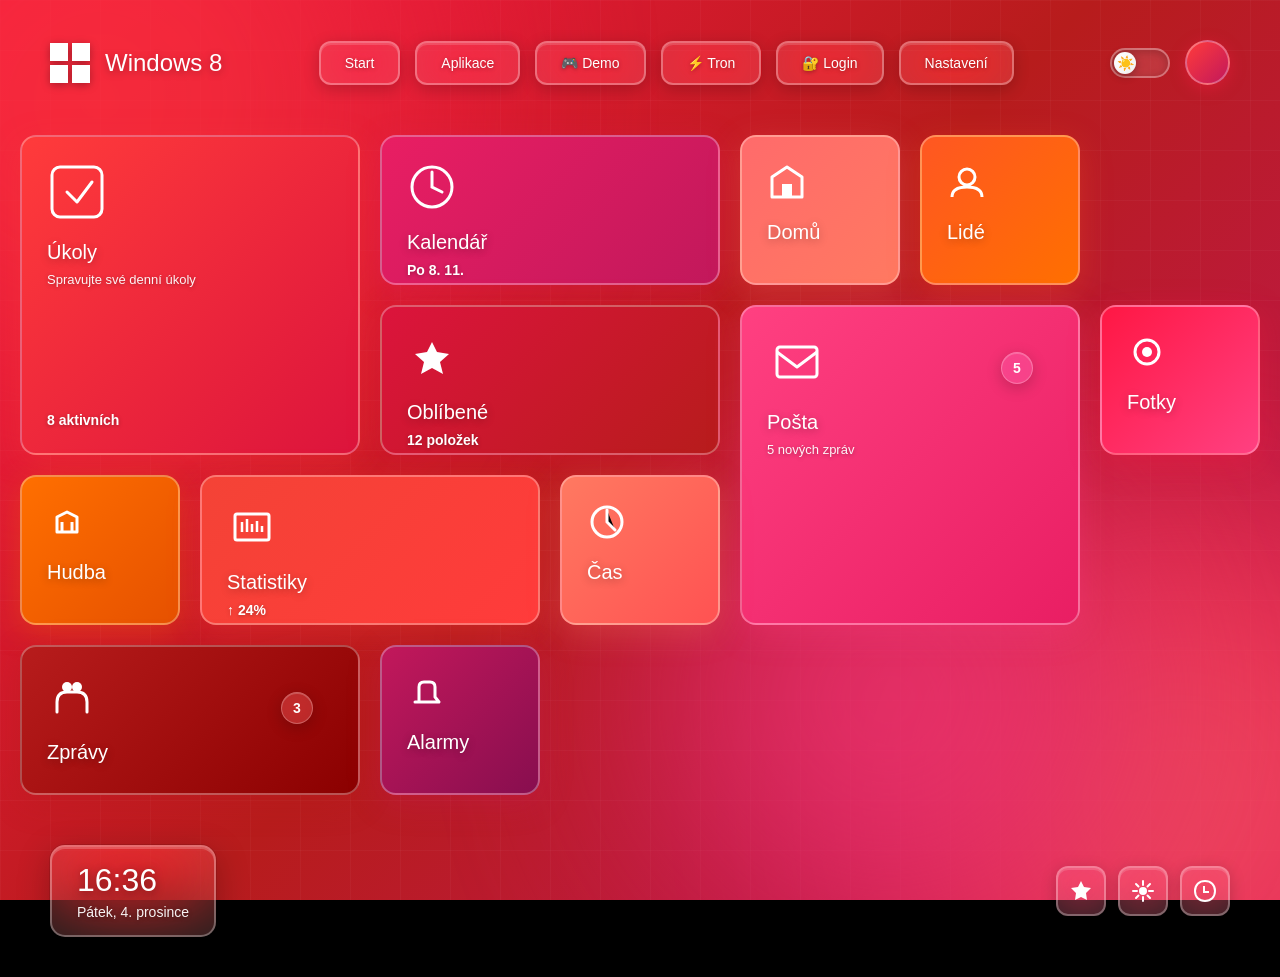
<file: index.html>
<!DOCTYPE html>
<html lang="cs">
<head>
    <meta charset="UTF-8">
    <meta name="viewport" content="width=device-width, initial-scale=1.0">
    <title>Windows 8 + Liquid Glass</title>
    <link rel="stylesheet" href="styles.css">
</head>
<body>
    <div class="background">
        <div class="gradient-orb orb-1"></div>
        <div class="gradient-orb orb-2"></div>
        <div class="gradient-orb orb-3"></div>
    </div>

    <div class="container">
        <header class="glass-header">
            <div class="logo">
                <svg width="40" height="40" viewBox="0 0 40 40">
                    <rect x="0" y="0" width="18" height="18" fill="currentColor"/>
                    <rect x="22" y="0" width="18" height="18" fill="currentColor"/>
                    <rect x="0" y="22" width="18" height="18" fill="currentColor"/>
                    <rect x="22" y="22" width="18" height="18" fill="currentColor"/>
                </svg>
                <span>Windows 8</span>
            </div>
            <nav>
                <a href="#" class="glass-button">Start</a>
                <a href="#" class="glass-button">Aplikace</a>
                <a href="demo/index.html" class="glass-button">🎮 Demo</a>
                <a href="tron/index.html" class="glass-button">⚡ Tron</a>
                <a href="tron/login.html" class="glass-button">🔐 Login</a>
                <a href="#" class="glass-button">Nastavení</a>
            </nav>
            <div class="user-info">
                <div class="dark-mode-toggle" id="darkModeToggle">
                    <div class="dark-mode-toggle-slider">
                        <span class="dark-mode-toggle-icon"></span>
                    </div>
                </div>
                <div class="avatar glass-element"></div>
            </div>
        </header>

        <main class="tiles-grid">
            <div class="tile large glass-tile tile-red">
                <div class="tile-content">
                    <div class="icon">
                        <svg width="60" height="60" viewBox="0 0 60 60">
                            <rect x="5" y="5" width="50" height="50" rx="8" fill="none" stroke="currentColor" stroke-width="3"/>
                            <path d="M20 30 L30 40 L45 20" stroke="currentColor" stroke-width="3" fill="none" stroke-linecap="round" stroke-linejoin="round"/>
                        </svg>
                    </div>
                    <h2>Úkoly</h2>
                    <p class="tile-description">Spravujte své denní úkoly</p>
                    <div class="live-info">8 aktivních</div>
                </div>
            </div>

            <div class="tile medium glass-tile tile-magenta">
                <div class="tile-content">
                    <div class="icon">
                        <svg width="50" height="50" viewBox="0 0 50 50">
                            <circle cx="25" cy="25" r="20" fill="none" stroke="currentColor" stroke-width="3"/>
                            <path d="M25 10 L25 25 L35 30" stroke="currentColor" stroke-width="3" fill="none" stroke-linecap="round"/>
                        </svg>
                    </div>
                    <h2>Kalendář</h2>
                    <div class="live-info">Po 8. 11.</div>
                </div>
            </div>

            <div class="tile small glass-tile tile-coral">
                <div class="tile-content">
                    <div class="icon">
                        <svg width="40" height="40" viewBox="0 0 40 40">
                            <path d="M5 35 L35 35 L35 15 L20 5 L5 15 Z" fill="none" stroke="currentColor" stroke-width="3" stroke-linejoin="round"/>
                            <rect x="15" y="22" width="10" height="13" fill="currentColor"/>
                        </svg>
                    </div>
                    <h2>Domů</h2>
                </div>
            </div>

            <div class="tile small glass-tile tile-orange">
                <div class="tile-content">
                    <div class="icon">
                        <svg width="40" height="40" viewBox="0 0 40 40">
                            <circle cx="20" cy="15" r="8" fill="none" stroke="currentColor" stroke-width="3"/>
                            <path d="M5 35 Q5 25 20 25 T35 35" fill="none" stroke="currentColor" stroke-width="3"/>
                        </svg>
                    </div>
                    <h2>Lidé</h2>
                </div>
            </div>

            <div class="tile medium glass-tile tile-crimson">
                <div class="tile-content">
                    <div class="icon">
                        <svg width="50" height="50" viewBox="0 0 50 50">
                            <path d="M25 10 L30 20 L42 22 L33 30 L36 42 L25 36 L14 42 L17 30 L8 22 L20 20 Z" fill="currentColor"/>
                        </svg>
                    </div>
                    <h2>Oblíbené</h2>
                    <div class="live-info">12 položek</div>
                </div>
            </div>

            <div class="tile large glass-tile tile-rose">
                <div class="tile-content">
                    <div class="icon">
                        <svg width="60" height="60" viewBox="0 0 60 60">
                            <rect x="10" y="15" width="40" height="30" rx="3" fill="none" stroke="currentColor" stroke-width="3"/>
                            <path d="M10 20 L30 35 L50 20" fill="none" stroke="currentColor" stroke-width="3" stroke-linejoin="round"/>
                        </svg>
                    </div>
                    <h2>Pošta</h2>
                    <p class="tile-description">5 nových zpráv</p>
                    <div class="notification-badge">5</div>
                </div>
            </div>

            <div class="tile small glass-tile tile-pink">
                <div class="tile-content">
                    <div class="icon">
                        <svg width="40" height="40" viewBox="0 0 40 40">
                            <circle cx="20" cy="20" r="12" fill="none" stroke="currentColor" stroke-width="3"/>
                            <circle cx="20" cy="20" r="5" fill="currentColor"/>
                        </svg>
                    </div>
                    <h2>Fotky</h2>
                </div>
            </div>

            <div class="tile small glass-tile tile-amber">
                <div class="tile-content">
                    <div class="icon">
                        <svg width="40" height="40" viewBox="0 0 40 40">
                            <path d="M10 15 L20 10 L30 15 L30 30 L10 30 Z" fill="none" stroke="currentColor" stroke-width="3" stroke-linejoin="round"/>
                            <path d="M15 20 L15 30 M25 20 L25 30" stroke="currentColor" stroke-width="3"/>
                        </svg>
                    </div>
                    <h2>Hudba</h2>
                </div>
            </div>

            <div class="tile medium glass-tile tile-scarlet">
                <div class="tile-content">
                    <div class="icon">
                        <svg width="50" height="50" viewBox="0 0 50 50">
                            <rect x="8" y="12" width="34" height="26" rx="2" fill="none" stroke="currentColor" stroke-width="3"/>
                            <path d="M15 20 L15 30 M20 17 L20 30 M25 22 L25 30 M30 19 L30 30 M35 24 L35 30" stroke="currentColor" stroke-width="2.5"/>
                        </svg>
                    </div>
                    <h2>Statistiky</h2>
                    <div class="live-info">↑ 24%</div>
                </div>
            </div>

            <div class="tile small glass-tile tile-salmon">
                <div class="tile-content">
                    <div class="icon">
                        <svg width="40" height="40" viewBox="0 0 40 40">
                            <circle cx="20" cy="20" r="15" fill="none" stroke="currentColor" stroke-width="3"/>
                            <path d="M20 8 L20 20 L28 28" stroke="currentColor" stroke-width="3" stroke-linecap="round"/>
                        </svg>
                    </div>
                    <h2>Čas</h2>
                </div>
            </div>

            <div class="tile medium glass-tile tile-ruby">
                <div class="tile-content">
                    <div class="icon">
                        <svg width="50" height="50" viewBox="0 0 50 50">
                            <path d="M10 40 L10 30 Q10 20 20 20 L30 20 Q40 20 40 30 L40 40" fill="none" stroke="currentColor" stroke-width="3" stroke-linecap="round"/>
                            <circle cx="20" cy="15" r="5" fill="currentColor"/>
                            <circle cx="30" cy="15" r="5" fill="currentColor"/>
                        </svg>
                    </div>
                    <h2>Zprávy</h2>
                    <div class="notification-badge">3</div>
                </div>
            </div>

            <div class="tile small glass-tile tile-purple">
                <div class="tile-content">
                    <div class="icon">
                        <svg width="40" height="40" viewBox="0 0 40 40">
                            <path d="M12 30 L12 15 Q12 10 17 10 L23 10 Q28 10 28 15 L28 25 L32 30 L8 30 Z" fill="none" stroke="currentColor" stroke-width="3" stroke-linejoin="round"/>
                        </svg>
                    </div>
                    <h2>Alarmy</h2>
                </div>
            </div>
        </main>

        <footer class="glass-footer">
            <div class="footer-content">
                <div class="time-widget glass-element">
                    <div class="time" id="time">12:00</div>
                    <div class="date" id="date">Pondělí, 8. listopadu</div>
                </div>
                <div class="quick-actions">
                    <button class="glass-button icon-button">
                        <svg width="24" height="24" viewBox="0 0 24 24">
                            <path d="M12 2 L15 8 L22 9 L17 14 L18 21 L12 18 L6 21 L7 14 L2 9 L9 8 Z" fill="currentColor"/>
                        </svg>
                    </button>
                    <button class="glass-button icon-button">
                        <svg width="24" height="24" viewBox="0 0 24 24">
                            <circle cx="12" cy="12" r="4" fill="currentColor"/>
                            <path d="M12 2 L12 6 M12 18 L12 22 M22 12 L18 12 M6 12 L2 12 M19 19 L16.5 16.5 M7.5 7.5 L5 5 M19 5 L16.5 7.5 M7.5 16.5 L5 19" stroke="currentColor" stroke-width="2" stroke-linecap="round"/>
                        </svg>
                    </button>
                    <button class="glass-button icon-button">
                        <svg width="24" height="24" viewBox="0 0 24 24">
                            <path d="M12 2 C6 2 2 6 2 12 C2 18 6 22 12 22 C18 22 22 18 22 12 C22 6 18 2 12 2 Z M16 13 L11 13 L11 7" fill="none" stroke="currentColor" stroke-width="2"/>
                        </svg>
                    </button>
                </div>
            </div>
        </footer>
    </div>

    <script src="script.js"></script>
</body>
</html>
</file>
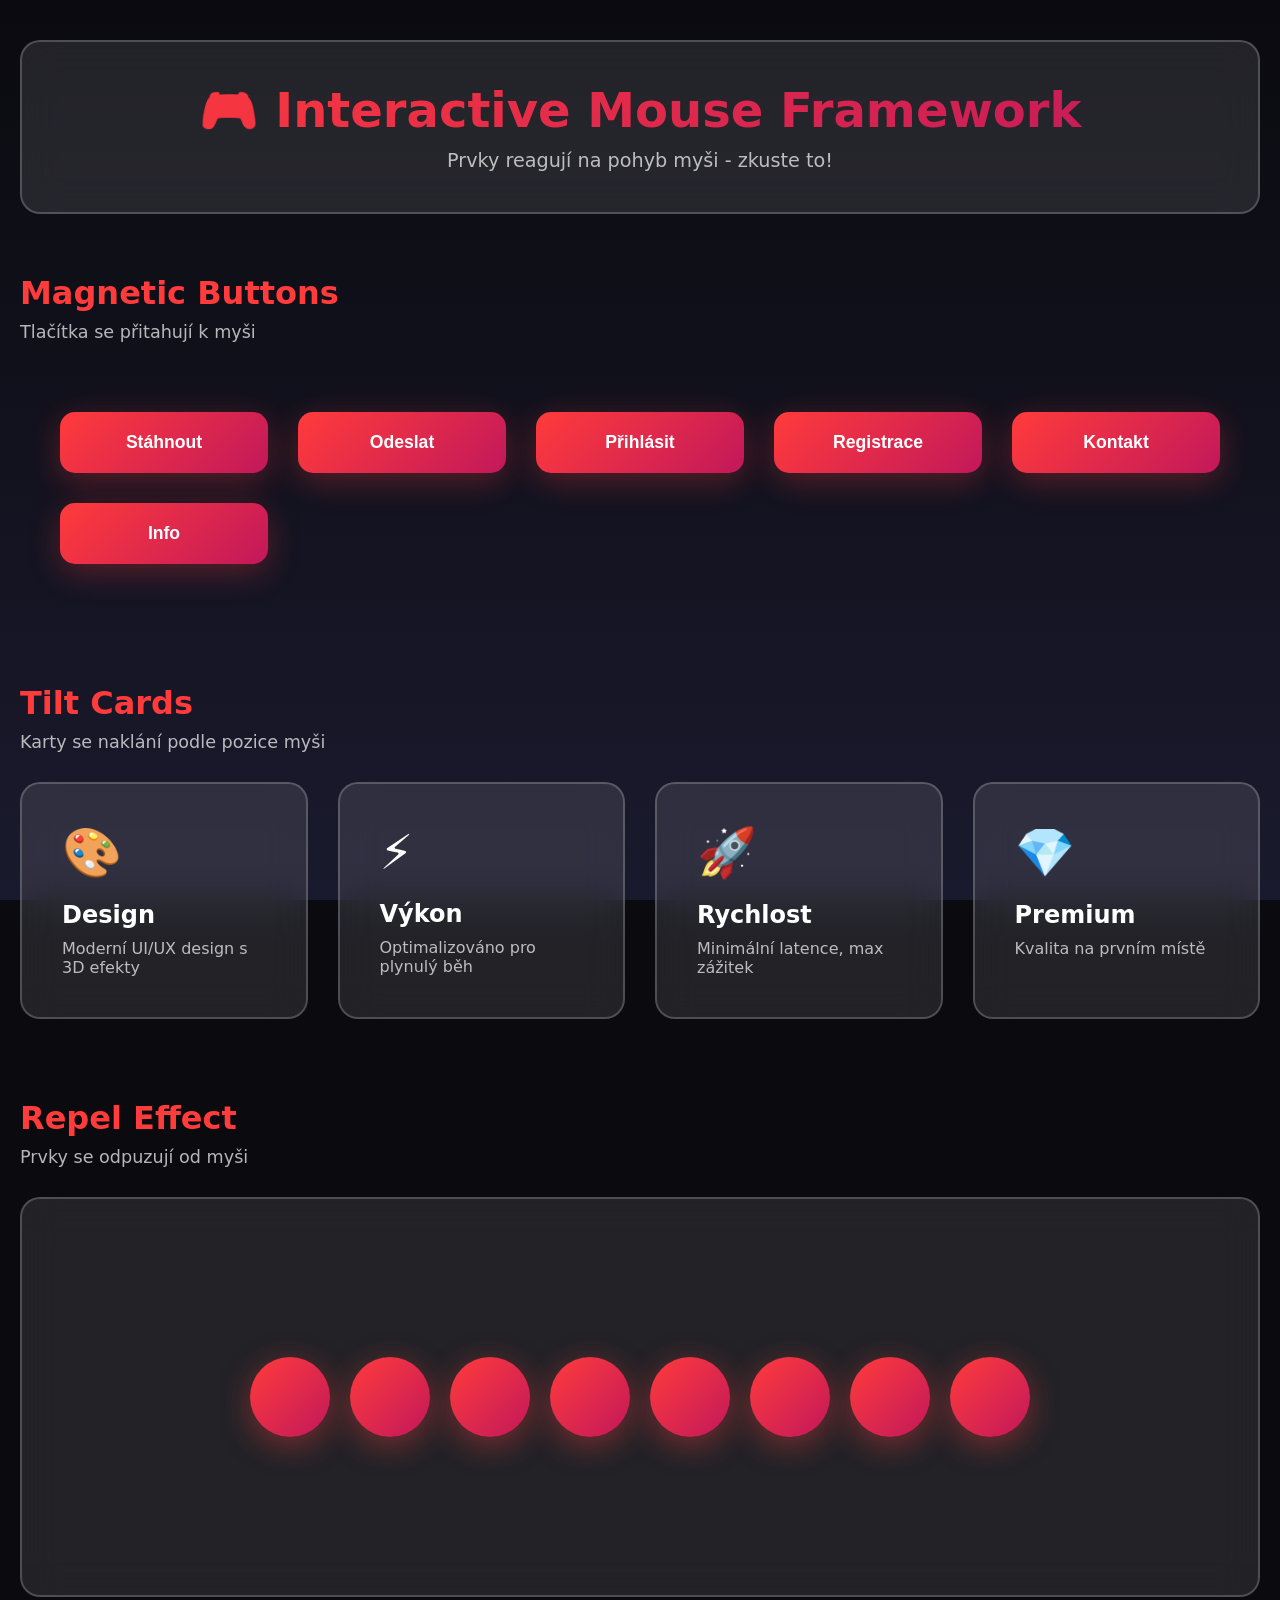
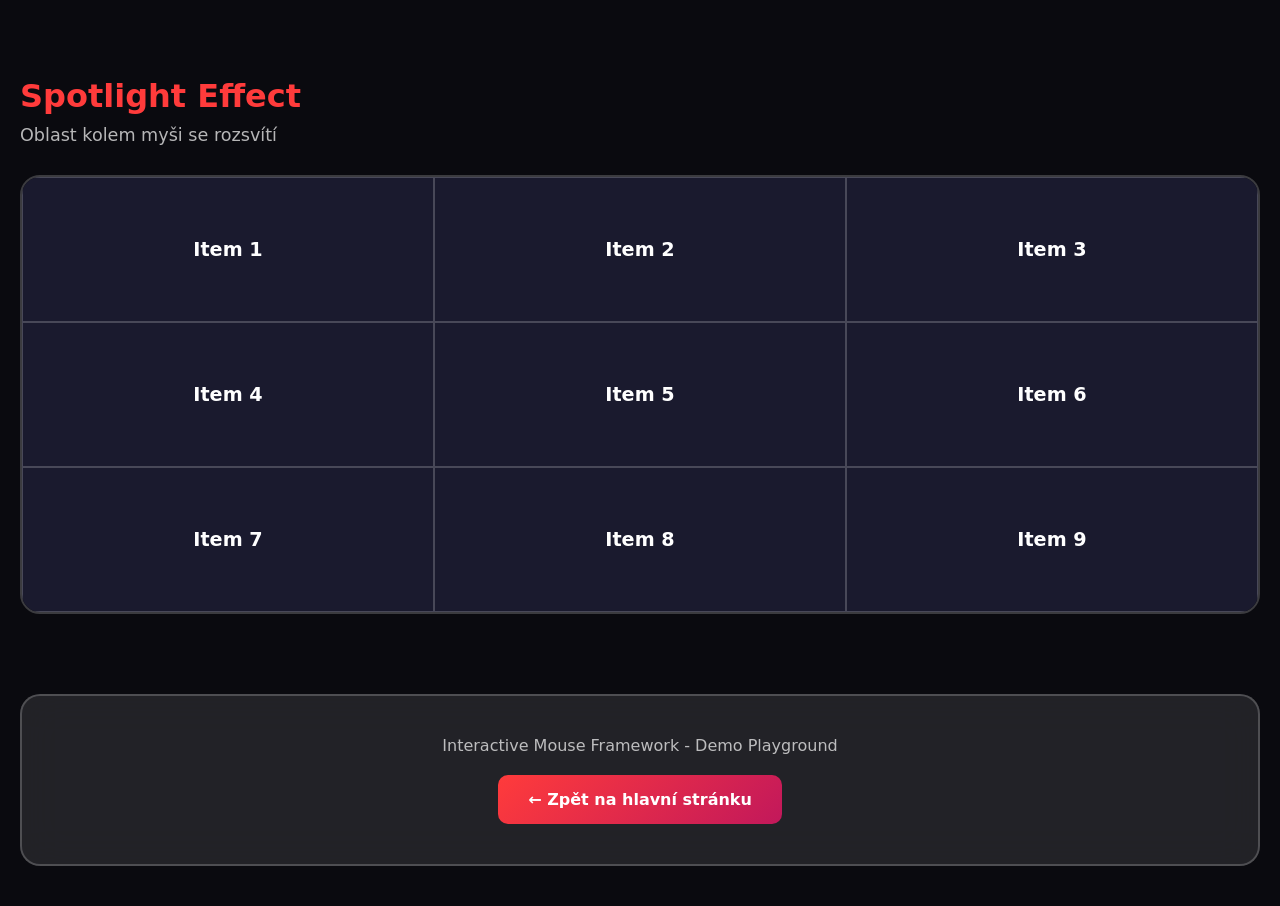
<file: demo/index.html>
<!DOCTYPE html>
<html lang="cs">
<head>
    <meta charset="UTF-8">
    <meta name="viewport" content="width=device-width, initial-scale=1.0">
    <title>Interactive Mouse Framework Demo</title>
    <link rel="stylesheet" href="styles.css">
</head>
<body>
    <div class="background-grid"></div>

    <div class="container">
        <header class="demo-header">
            <h1>🎮 Interactive Mouse Framework</h1>
            <p>Prvky reagují na pohyb myši - zkuste to!</p>
        </header>

        <section class="demo-section">
            <h2>Magnetic Buttons</h2>
            <p class="section-desc">Tlačítka se přitahují k myši</p>
            <div class="button-grid">
                <button class="magnetic-button">Stáhnout</button>
                <button class="magnetic-button">Odeslat</button>
                <button class="magnetic-button">Přihlásit</button>
                <button class="magnetic-button">Registrace</button>
                <button class="magnetic-button">Kontakt</button>
                <button class="magnetic-button">Info</button>
            </div>
        </section>

        <section class="demo-section">
            <h2>Tilt Cards</h2>
            <p class="section-desc">Karty se naklání podle pozice myši</p>
            <div class="card-grid">
                <div class="tilt-card">
                    <div class="card-content">
                        <div class="card-icon">🎨</div>
                        <h3>Design</h3>
                        <p>Moderní UI/UX design s 3D efekty</p>
                    </div>
                    <div class="card-shine"></div>
                </div>

                <div class="tilt-card">
                    <div class="card-content">
                        <div class="card-icon">⚡</div>
                        <h3>Výkon</h3>
                        <p>Optimalizováno pro plynulý běh</p>
                    </div>
                    <div class="card-shine"></div>
                </div>

                <div class="tilt-card">
                    <div class="card-content">
                        <div class="card-icon">🚀</div>
                        <h3>Rychlost</h3>
                        <p>Minimální latence, max zážitek</p>
                    </div>
                    <div class="card-shine"></div>
                </div>

                <div class="tilt-card">
                    <div class="card-content">
                        <div class="card-icon">💎</div>
                        <h3>Premium</h3>
                        <p>Kvalita na prvním místě</p>
                    </div>
                    <div class="card-shine"></div>
                </div>
            </div>
        </section>

        <section class="demo-section">
            <h2>Repel Effect</h2>
            <p class="section-desc">Prvky se odpuzují od myši</p>
            <div class="repel-container">
                <div class="repel-circle"></div>
                <div class="repel-circle"></div>
                <div class="repel-circle"></div>
                <div class="repel-circle"></div>
                <div class="repel-circle"></div>
                <div class="repel-circle"></div>
                <div class="repel-circle"></div>
                <div class="repel-circle"></div>
            </div>
        </section>

        <section class="demo-section">
            <h2>Spotlight Effect</h2>
            <p class="section-desc">Oblast kolem myši se rozsvítí</p>
            <div class="spotlight-grid">
                <div class="spotlight-item">Item 1</div>
                <div class="spotlight-item">Item 2</div>
                <div class="spotlight-item">Item 3</div>
                <div class="spotlight-item">Item 4</div>
                <div class="spotlight-item">Item 5</div>
                <div class="spotlight-item">Item 6</div>
                <div class="spotlight-item">Item 7</div>
                <div class="spotlight-item">Item 8</div>
                <div class="spotlight-item">Item 9</div>
            </div>
        </section>

        <footer class="demo-footer">
            <p>Interactive Mouse Framework - Demo Playground</p>
            <a href="../index.html" class="back-link">← Zpět na hlavní stránku</a>
        </footer>
    </div>

    <script src="script.js"></script>
</body>
</html>
</file>
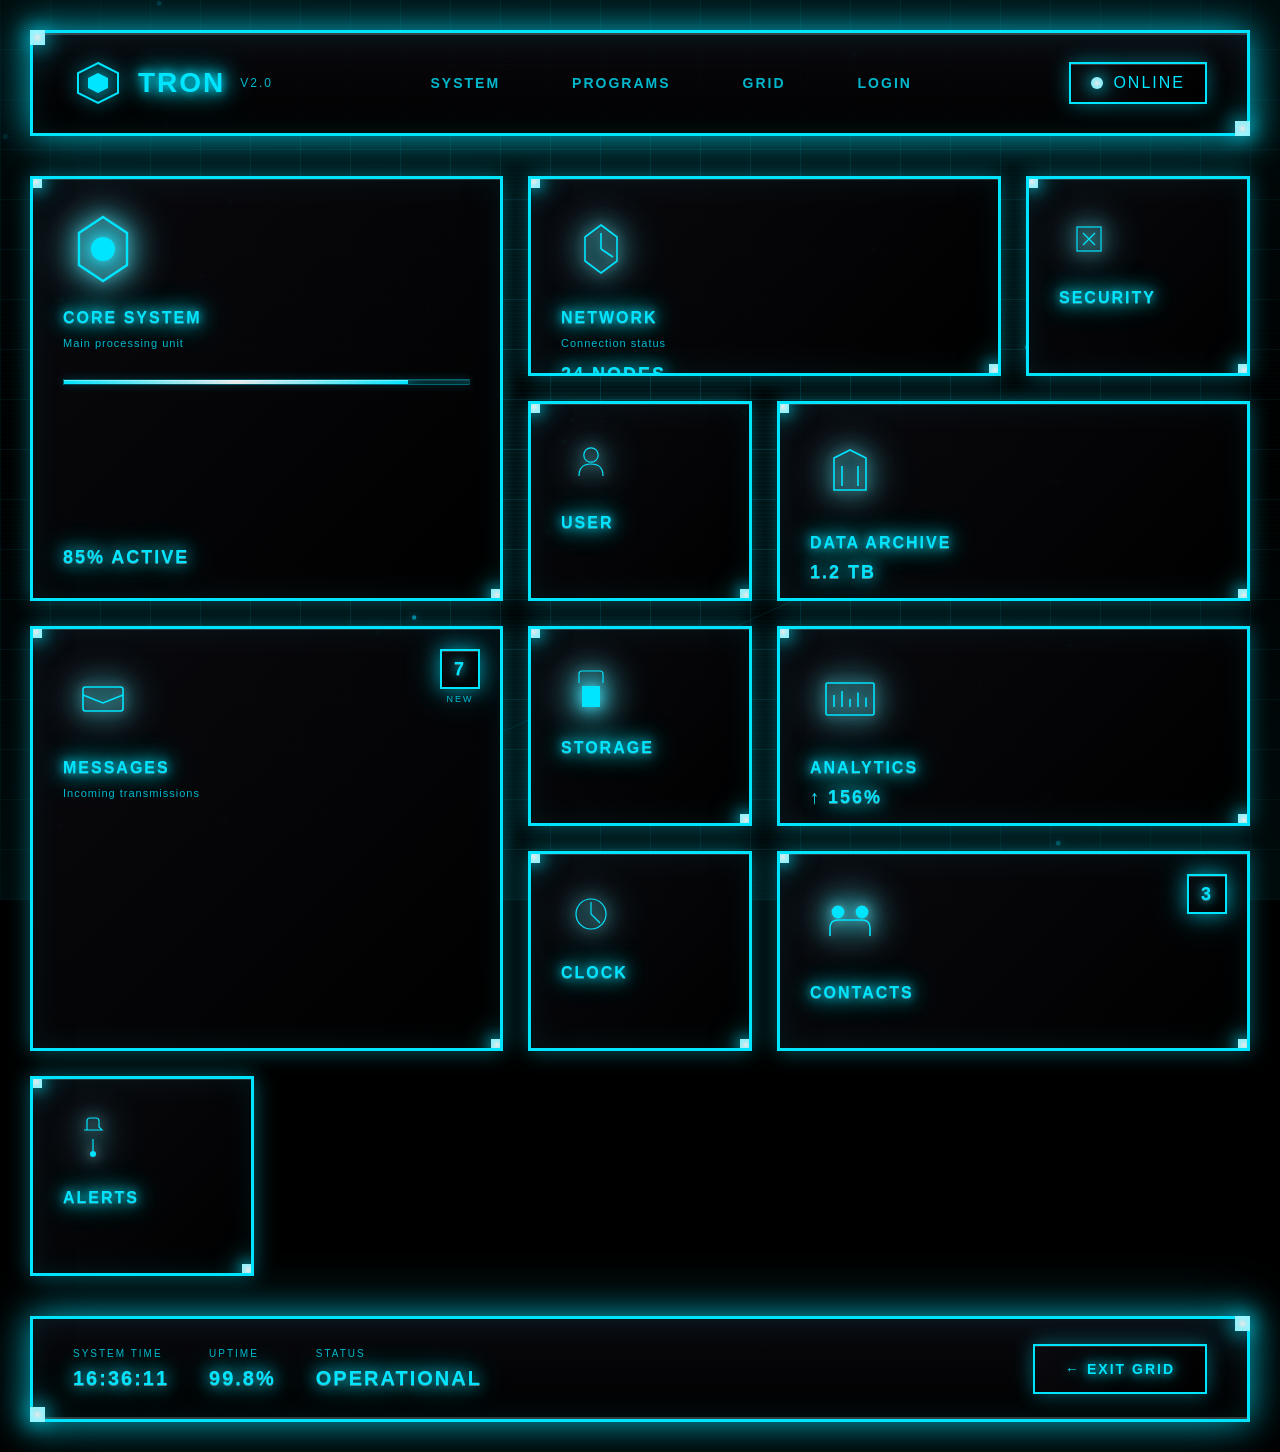
<file: tron/index.html>
<!DOCTYPE html>
<html lang="cs">
<head>
    <meta charset="UTF-8">
    <meta name="viewport" content="width=device-width, initial-scale=1.0">
    <title>Tron Legacy Interface</title>
    <link rel="stylesheet" href="styles.css">
</head>
<body>
    <div class="grid-background"></div>
    <div class="scanlines"></div>

    <div class="container">
        <header class="tron-header">
            <div class="logo">
                <svg width="50" height="50" viewBox="0 0 50 50">
                    <polygon points="25,5 45,15 45,35 25,45 5,35 5,15" fill="none" stroke="currentColor" stroke-width="2"/>
                    <polygon points="25,15 35,20 35,30 25,35 15,30 15,20" fill="currentColor"/>
                </svg>
                <span class="glitch" data-text="TRON">TRON</span>
                <span class="version">v2.0</span>
            </div>
            <nav class="main-nav">
                <a href="#" class="nav-link">SYSTEM</a>
                <a href="#" class="nav-link">PROGRAMS</a>
                <a href="#" class="nav-link">GRID</a>
                <a href="login.html" class="nav-link">LOGIN</a>
            </nav>
            <div class="user-status">
                <div class="status-indicator"></div>
                <span>ONLINE</span>
            </div>
        </header>

        <main class="grid-container">
            <div class="grid-item large" data-tilt>
                <div class="item-border"></div>
                <div class="item-content">
                    <div class="icon-hex">
                        <svg viewBox="0 0 100 100">
                            <path d="M50 10 L80 30 L80 70 L50 90 L20 70 L20 30 Z" fill="none" stroke="currentColor" stroke-width="3"/>
                            <circle cx="50" cy="50" r="15" fill="currentColor"/>
                        </svg>
                    </div>
                    <h2>CORE SYSTEM</h2>
                    <p class="desc">Main processing unit</p>
                    <div class="status-bar">
                        <div class="status-fill" style="width: 85%"></div>
                    </div>
                    <div class="metric">85% ACTIVE</div>
                </div>
            </div>

            <div class="grid-item medium" data-tilt>
                <div class="item-border"></div>
                <div class="item-content">
                    <div class="icon-hex">
                        <svg viewBox="0 0 100 100">
                            <polygon points="50,20 70,35 70,65 50,80 30,65 30,35" fill="none" stroke="currentColor" stroke-width="2"/>
                            <line x1="50" y1="50" x2="50" y2="30" stroke="currentColor" stroke-width="2"/>
                            <line x1="50" y1="50" x2="65" y2="60" stroke="currentColor" stroke-width="2"/>
                        </svg>
                    </div>
                    <h2>NETWORK</h2>
                    <p class="desc">Connection status</p>
                    <div class="metric">24 NODES</div>
                </div>
            </div>

            <div class="grid-item small" data-tilt>
                <div class="item-border"></div>
                <div class="item-content">
                    <div class="icon-hex small">
                        <svg viewBox="0 0 100 100">
                            <rect x="30" y="30" width="40" height="40" fill="none" stroke="currentColor" stroke-width="2"/>
                            <path d="M40 40 L60 60 M60 40 L40 60" stroke="currentColor" stroke-width="2"/>
                        </svg>
                    </div>
                    <h2>SECURITY</h2>
                </div>
            </div>

            <div class="grid-item small" data-tilt>
                <div class="item-border"></div>
                <div class="item-content">
                    <div class="icon-hex small">
                        <svg viewBox="0 0 100 100">
                            <circle cx="50" cy="35" r="12" fill="none" stroke="currentColor" stroke-width="2"/>
                            <path d="M30 70 Q30 50 50 50 T70 70" fill="none" stroke="currentColor" stroke-width="2"/>
                        </svg>
                    </div>
                    <h2>USER</h2>
                </div>
            </div>

            <div class="grid-item medium" data-tilt>
                <div class="item-border"></div>
                <div class="item-content">
                    <div class="icon-hex">
                        <svg viewBox="0 0 100 100">
                            <path d="M30 30 L50 20 L70 30 L70 70 L30 70 Z" fill="none" stroke="currentColor" stroke-width="2"/>
                            <line x1="40" y1="40" x2="40" y2="65" stroke="currentColor" stroke-width="2"/>
                            <line x1="60" y1="40" x2="60" y2="65" stroke="currentColor" stroke-width="2"/>
                        </svg>
                    </div>
                    <h2>DATA ARCHIVE</h2>
                    <div class="metric">1.2 TB</div>
                </div>
            </div>

            <div class="grid-item large" data-tilt>
                <div class="item-border"></div>
                <div class="item-content">
                    <div class="icon-hex">
                        <svg viewBox="0 0 100 100">
                            <rect x="25" y="35" width="50" height="30" rx="3" fill="none" stroke="currentColor" stroke-width="2"/>
                            <path d="M25 45 L50 55 L75 45" fill="none" stroke="currentColor" stroke-width="2"/>
                        </svg>
                    </div>
                    <h2>MESSAGES</h2>
                    <p class="desc">Incoming transmissions</p>
                    <div class="notification-count">
                        <span class="count">7</span>
                        <span class="label">NEW</span>
                    </div>
                </div>
            </div>

            <div class="grid-item small" data-tilt>
                <div class="item-border"></div>
                <div class="item-content">
                    <div class="icon-hex small">
                        <svg viewBox="0 0 100 100">
                            <path d="M30 40 L30 25 Q30 20 35 20 L65 20 Q70 20 70 25 L70 40" fill="none" stroke="currentColor" stroke-width="2"/>
                            <rect x="35" y="45" width="30" height="35" fill="currentColor"/>
                        </svg>
                    </div>
                    <h2>STORAGE</h2>
                </div>
            </div>

            <div class="grid-item medium" data-tilt>
                <div class="item-border"></div>
                <div class="item-content">
                    <div class="icon-hex">
                        <svg viewBox="0 0 100 100">
                            <rect x="20" y="30" width="60" height="40" rx="2" fill="none" stroke="currentColor" stroke-width="2"/>
                            <line x1="30" y1="45" x2="30" y2="60" stroke="currentColor" stroke-width="2"/>
                            <line x1="40" y1="40" x2="40" y2="60" stroke="currentColor" stroke-width="2"/>
                            <line x1="50" y1="50" x2="50" y2="60" stroke="currentColor" stroke-width="2"/>
                            <line x1="60" y1="42" x2="60" y2="60" stroke="currentColor" stroke-width="2"/>
                            <line x1="70" y1="48" x2="70" y2="60" stroke="currentColor" stroke-width="2"/>
                        </svg>
                    </div>
                    <h2>ANALYTICS</h2>
                    <div class="metric">↑ 156%</div>
                </div>
            </div>

            <div class="grid-item small" data-tilt>
                <div class="item-border"></div>
                <div class="item-content">
                    <div class="icon-hex small">
                        <svg viewBox="0 0 100 100">
                            <circle cx="50" cy="50" r="25" fill="none" stroke="currentColor" stroke-width="2"/>
                            <line x1="50" y1="30" x2="50" y2="50" stroke="currentColor" stroke-width="2"/>
                            <line x1="50" y1="50" x2="65" y2="65" stroke="currentColor" stroke-width="2"/>
                        </svg>
                    </div>
                    <h2>CLOCK</h2>
                </div>
            </div>

            <div class="grid-item medium" data-tilt>
                <div class="item-border"></div>
                <div class="item-content">
                    <div class="icon-hex">
                        <svg viewBox="0 0 100 100">
                            <circle cx="35" cy="35" r="8" fill="currentColor"/>
                            <circle cx="65" cy="35" r="8" fill="currentColor"/>
                            <path d="M25 65 L25 55 Q25 45 35 45 L65 45 Q75 45 75 55 L75 65" fill="none" stroke="currentColor" stroke-width="2"/>
                        </svg>
                    </div>
                    <h2>CONTACTS</h2>
                    <div class="notification-count">
                        <span class="count">3</span>
                    </div>
                </div>
            </div>

            <div class="grid-item small" data-tilt>
                <div class="item-border"></div>
                <div class="item-content">
                    <div class="icon-hex small">
                        <svg viewBox="0 0 100 100">
                            <path d="M40 35 L40 20 Q40 15 45 15 L55 15 Q60 15 60 20 L60 30 L65 35 L35 35 Z" fill="none" stroke="currentColor" stroke-width="2"/>
                            <line x1="50" y1="50" x2="50" y2="70" stroke="currentColor" stroke-width="2"/>
                            <circle cx="50" cy="75" r="5" fill="currentColor"/>
                        </svg>
                    </div>
                    <h2>ALERTS</h2>
                </div>
            </div>
        </main>

        <footer class="tron-footer">
            <div class="footer-content">
                <div class="system-info">
                    <div class="info-block">
                        <span class="label">SYSTEM TIME</span>
                        <span class="value" id="time">00:00:00</span>
                    </div>
                    <div class="info-block">
                        <span class="label">UPTIME</span>
                        <span class="value">99.8%</span>
                    </div>
                    <div class="info-block">
                        <span class="label">STATUS</span>
                        <span class="value status-ok">OPERATIONAL</span>
                    </div>
                </div>
                <a href="../index.html" class="back-link">
                    <span>← EXIT GRID</span>
                </a>
            </div>
        </footer>
    </div>

    <script src="script.js"></script>
</body>
</html>
</file>
<file: styles.css>
* {
    margin: 0;
    padding: 0;
    box-sizing: border-box;
}

:root {
    /* Windows 8 Metro Colors - Red Theme */
    --metro-red: #ff3b3b;
    --metro-crimson: #dc143c;
    --metro-pink: #ff1744;
    --metro-rose: #ff4081;
    --metro-coral: #ff6b6b;
    --metro-orange: #ff5722;
    --metro-amber: #ff6f00;
    --metro-purple: #c2185b;
    --metro-magenta: #e91e63;
    --metro-salmon: #ff7961;
    --metro-ruby: #b71c1c;
    --metro-scarlet: #f44336;

    /* Light Mode (Default) - High Contrast Glass */
    --glass-bg: rgba(255, 255, 255, 0.12);
    --glass-border: rgba(255, 255, 255, 0.3);
    --glass-shadow: rgba(0, 0, 0, 0.25);
    --text-primary: #ffffff;
    --text-secondary: rgba(255, 255, 255, 0.95);
    --bg-gradient-1: #ff1744;
    --bg-gradient-2: #b71c1c;
    --bg-gradient-3: #c2185b;
}

/* Dark Mode Variables */
body.dark-mode {
    --glass-bg: rgba(20, 20, 30, 0.4);
    --glass-border: rgba(255, 255, 255, 0.2);
    --glass-shadow: rgba(0, 0, 0, 0.5);
    --text-primary: #ffffff;
    --text-secondary: rgba(255, 255, 255, 0.9);
    --bg-gradient-1: #1a0a0e;
    --bg-gradient-2: #2d0a14;
    --bg-gradient-3: #1f0a18;
}

body.dark-mode .background {
    background: linear-gradient(135deg, var(--bg-gradient-1) 0%, var(--bg-gradient-2) 50%, var(--bg-gradient-3) 100%);
}

body.dark-mode .gradient-orb {
    opacity: 0.4;
}

body.dark-mode .tile {
    box-shadow: 0 8px 32px rgba(0, 0, 0, 0.6),
                inset 0 1px 0 rgba(255, 255, 255, 0.1);
}

body {
    font-family: 'Segoe UI', Tahoma, Geneva, Verdana, sans-serif;
    overflow-x: hidden;
    min-height: 100vh;
    background: #000;
    color: white;
}

/* Animated Background */
.background {
    position: fixed;
    top: 0;
    left: 0;
    width: 100%;
    height: 100%;
    z-index: -1;
    background: linear-gradient(135deg, var(--bg-gradient-1) 0%, var(--bg-gradient-2) 50%, var(--bg-gradient-3) 100%);
    overflow: hidden;
}

/* Interactive Background Grid */
.background::before {
    content: '';
    position: absolute;
    top: 0;
    left: 0;
    width: 100%;
    height: 100%;
    background-image:
        linear-gradient(rgba(255, 255, 255, 0.03) 1px, transparent 1px),
        linear-gradient(90deg, rgba(255, 255, 255, 0.03) 1px, transparent 1px);
    background-size: 50px 50px;
    animation: gridMove 20s linear infinite;
}

@keyframes gridMove {
    0% { transform: translate(0, 0); }
    100% { transform: translate(50px, 50px); }
}

/* Floating Bubbles System */
.bubble {
    position: absolute;
    border-radius: 50%;
    background: radial-gradient(circle at 30% 30%, rgba(255, 255, 255, 0.3), rgba(255, 255, 255, 0.05));
    border: 2px solid rgba(255, 255, 255, 0.2);
    backdrop-filter: blur(10px);
    -webkit-backdrop-filter: blur(10px);
    box-shadow:
        inset 0 0 20px rgba(255, 255, 255, 0.15),
        0 8px 32px rgba(0, 0, 0, 0.1);
    pointer-events: none;
    animation: bubbleFloat 15s ease-in-out infinite;
}

.bubble::before {
    content: '';
    position: absolute;
    top: 10%;
    left: 10%;
    width: 40%;
    height: 40%;
    border-radius: 50%;
    background: rgba(255, 255, 255, 0.3);
    filter: blur(10px);
}

.bubble::after {
    content: '';
    position: absolute;
    bottom: 15%;
    right: 15%;
    width: 20%;
    height: 20%;
    border-radius: 50%;
    background: rgba(255, 255, 255, 0.2);
    filter: blur(5px);
}

@keyframes bubbleFloat {
    0%, 100% {
        transform: translate(0, 0) rotate(0deg);
    }
    25% {
        transform: translate(100px, -150px) rotate(90deg);
    }
    50% {
        transform: translate(-50px, -300px) rotate(180deg);
    }
    75% {
        transform: translate(-150px, -150px) rotate(270deg);
    }
}

@keyframes bubbleFloatAlt {
    0%, 100% {
        transform: translate(0, 0) rotate(0deg) scale(1);
    }
    25% {
        transform: translate(-120px, -100px) rotate(-90deg) scale(1.1);
    }
    50% {
        transform: translate(80px, -250px) rotate(-180deg) scale(0.9);
    }
    75% {
        transform: translate(150px, -120px) rotate(-270deg) scale(1.05);
    }
}

body.dark-mode .bubble {
    background: radial-gradient(circle at 30% 30%, rgba(255, 100, 150, 0.15), rgba(255, 50, 100, 0.03));
    border-color: rgba(255, 100, 150, 0.15);
}

.gradient-orb {
    position: absolute;
    border-radius: 50%;
    filter: blur(100px);
    opacity: 0.7;
    animation: float 20s infinite ease-in-out;
}

.orb-1 {
    width: 700px;
    height: 700px;
    background: radial-gradient(circle, #ff3b3b, #dc143c);
    top: -250px;
    left: -250px;
    animation-delay: 0s;
}

.orb-2 {
    width: 600px;
    height: 600px;
    background: radial-gradient(circle, #ff6b6b, #ff1744);
    bottom: -200px;
    right: -200px;
    animation-delay: 7s;
}

.orb-3 {
    width: 500px;
    height: 500px;
    background: radial-gradient(circle, #ff4081, #c2185b);
    top: 50%;
    left: 50%;
    animation-delay: 14s;
}

@keyframes float {
    0%, 100% {
        transform: translate(0, 0) scale(1);
    }
    33% {
        transform: translate(100px, -100px) scale(1.1);
    }
    66% {
        transform: translate(-100px, 100px) scale(0.9);
    }
}

/* Container */
.container {
    max-width: 1400px;
    margin: 0 auto;
    padding: 20px;
    min-height: 100vh;
    display: flex;
    flex-direction: column;
}

/* Glass Effects - Enhanced Contrast */
.glass-element {
    background: var(--glass-bg);
    backdrop-filter: blur(40px) saturate(180%);
    -webkit-backdrop-filter: blur(40px) saturate(180%);
    border: 2px solid var(--glass-border);
    box-shadow: 0 8px 32px var(--glass-shadow),
                inset 0 2px 0 rgba(255, 255, 255, 0.2),
                0 0 0 1px rgba(0, 0, 0, 0.1);
}

.glass-tile {
    background: var(--glass-bg);
    backdrop-filter: blur(40px) saturate(180%);
    -webkit-backdrop-filter: blur(40px) saturate(180%);
    border: 2px solid var(--glass-border);
    box-shadow: 0 8px 32px var(--glass-shadow),
                inset 0 2px 0 rgba(255, 255, 255, 0.2),
                0 0 0 1px rgba(0, 0, 0, 0.1);
    transition: all 0.3s cubic-bezier(0.4, 0, 0.2, 1);
}

.glass-tile:hover {
    transform: translateY(-8px) scale(1.02);
    background: rgba(255, 255, 255, 0.18);
    box-shadow: 0 16px 48px rgba(0, 0, 0, 0.4),
                inset 0 2px 0 rgba(255, 255, 255, 0.3),
                0 0 40px rgba(255, 255, 255, 0.1);
    border-color: rgba(255, 255, 255, 0.5);
    backdrop-filter: blur(50px) saturate(200%);
    -webkit-backdrop-filter: blur(50px) saturate(200%);
}

.glass-tile:active {
    transform: translateY(-4px) scale(0.98);
}

/* Header */
.glass-header {
    display: flex;
    justify-content: space-between;
    align-items: center;
    padding: 20px 30px;
    margin-bottom: 30px;
    border-radius: 20px;
}

.logo {
    display: flex;
    align-items: center;
    gap: 15px;
    font-size: 24px;
    font-weight: 300;
    color: var(--text-primary);
    text-shadow: 0 2px 8px rgba(0, 0, 0, 0.3);
}

.logo svg {
    color: var(--text-primary);
    filter: drop-shadow(0 2px 4px rgba(0, 0, 0, 0.3));
}

/* Dark Mode Toggle */
.dark-mode-toggle {
    position: relative;
    width: 60px;
    height: 30px;
    background: var(--glass-bg);
    backdrop-filter: blur(20px);
    border: 2px solid var(--glass-border);
    border-radius: 15px;
    cursor: pointer;
    transition: all 0.3s ease;
    box-shadow: inset 0 2px 8px rgba(0, 0, 0, 0.2);
}

.dark-mode-toggle:hover {
    background: rgba(255, 255, 255, 0.15);
    border-color: rgba(255, 255, 255, 0.4);
}

.dark-mode-toggle-slider {
    position: absolute;
    top: 2px;
    left: 2px;
    width: 22px;
    height: 22px;
    background: linear-gradient(135deg, #fff, #f0f0f0);
    border-radius: 50%;
    transition: all 0.3s cubic-bezier(0.4, 0, 0.2, 1);
    box-shadow: 0 2px 8px rgba(0, 0, 0, 0.3);
    display: flex;
    align-items: center;
    justify-content: center;
    font-size: 12px;
}

body.dark-mode .dark-mode-toggle-slider {
    transform: translateX(30px);
    background: linear-gradient(135deg, #1a1a2e, #16213e);
}

.dark-mode-toggle-icon {
    font-size: 14px;
}

body:not(.dark-mode) .dark-mode-toggle-icon::before {
    content: '☀️';
}

body.dark-mode .dark-mode-toggle-icon::before {
    content: '🌙';
}

nav {
    display: flex;
    gap: 15px;
}

.glass-button {
    padding: 12px 24px;
    background: var(--glass-bg);
    backdrop-filter: blur(30px) saturate(180%);
    -webkit-backdrop-filter: blur(30px) saturate(180%);
    border: 2px solid var(--glass-border);
    border-radius: 12px;
    color: var(--text-primary);
    text-decoration: none;
    font-size: 14px;
    font-weight: 500;
    transition: all 0.3s ease;
    cursor: pointer;
    box-shadow: 0 4px 16px rgba(0, 0, 0, 0.2),
                inset 0 2px 0 rgba(255, 255, 255, 0.15);
    text-shadow: 0 1px 4px rgba(0, 0, 0, 0.3);
}

.glass-button:hover {
    background: rgba(255, 255, 255, 0.2);
    border-color: rgba(255, 255, 255, 0.5);
    transform: translateY(-2px);
    backdrop-filter: blur(40px) saturate(200%);
    -webkit-backdrop-filter: blur(40px) saturate(200%);
    box-shadow: 0 8px 24px rgba(0, 0, 0, 0.3),
                inset 0 2px 0 rgba(255, 255, 255, 0.25);
}

.user-info {
    display: flex;
    align-items: center;
    gap: 15px;
}

.avatar {
    width: 45px;
    height: 45px;
    border-radius: 50%;
    background: linear-gradient(135deg, #ff3b3b, #c2185b);
    box-shadow: 0 4px 16px rgba(255, 27, 68, 0.4);
}

/* Tiles Grid */
.tiles-grid {
    display: grid;
    grid-template-columns: repeat(auto-fit, minmax(150px, 1fr));
    gap: 20px;
    flex: 1;
    margin-bottom: 30px;
    grid-auto-rows: 150px;
}

/* Tile Sizes */
.tile.small {
    grid-column: span 1;
    grid-row: span 1;
}

.tile.medium {
    grid-column: span 2;
    grid-row: span 1;
}

.tile.large {
    grid-column: span 2;
    grid-row: span 2;
}

/* Tile Styles */
.tile {
    border-radius: 16px;
    padding: 25px;
    cursor: pointer;
    position: relative;
    overflow: hidden;
    animation: fadeInUp 0.6s ease backwards;
}

.tile::before {
    content: '';
    position: absolute;
    top: 0;
    left: 0;
    right: 0;
    bottom: 0;
    background: linear-gradient(135deg, transparent, rgba(255, 255, 255, 0.1));
    opacity: 0;
    transition: opacity 0.3s ease;
}

.tile:hover::before {
    opacity: 1;
}

.tile-content {
    position: relative;
    z-index: 1;
    height: 100%;
    display: flex;
    flex-direction: column;
}

.icon {
    margin-bottom: 15px;
    color: white;
}

.tile h2 {
    font-size: 20px;
    font-weight: 400;
    margin-bottom: 8px;
    color: var(--text-primary);
    text-shadow: 0 2px 8px rgba(0, 0, 0, 0.3);
}

.tile-description {
    font-size: 13px;
    opacity: 1;
    margin-bottom: 10px;
    color: var(--text-secondary);
    text-shadow: 0 1px 4px rgba(0, 0, 0, 0.3);
}

.live-info {
    margin-top: auto;
    font-size: 14px;
    font-weight: 600;
    opacity: 1;
    color: var(--text-primary);
    text-shadow: 0 1px 4px rgba(0, 0, 0, 0.3);
}

.notification-badge {
    position: absolute;
    top: 20px;
    right: 20px;
    background: rgba(255, 255, 255, 0.15);
    backdrop-filter: blur(20px) saturate(180%);
    -webkit-backdrop-filter: blur(20px) saturate(180%);
    width: 32px;
    height: 32px;
    border-radius: 50%;
    display: flex;
    align-items: center;
    justify-content: center;
    font-size: 14px;
    font-weight: 600;
    border: 1px solid rgba(255, 255, 255, 0.25);
    box-shadow: 0 4px 16px rgba(0, 0, 0, 0.2),
                inset 0 1px 0 rgba(255, 255, 255, 0.2);
}

/* Metro Color Tiles - Red Theme */
.tile-red {
    background: linear-gradient(135deg, var(--metro-red), var(--metro-crimson));
    box-shadow: 0 8px 32px rgba(255, 59, 59, 0.3);
}
.tile-crimson {
    background: linear-gradient(135deg, var(--metro-crimson), var(--metro-ruby));
    box-shadow: 0 8px 32px rgba(220, 20, 60, 0.3);
}
.tile-pink {
    background: linear-gradient(135deg, var(--metro-pink), var(--metro-rose));
    box-shadow: 0 8px 32px rgba(255, 23, 68, 0.3);
}
.tile-rose {
    background: linear-gradient(135deg, var(--metro-rose), var(--metro-magenta));
    box-shadow: 0 8px 32px rgba(255, 64, 129, 0.3);
}
.tile-coral {
    background: linear-gradient(135deg, var(--metro-coral), var(--metro-salmon));
    box-shadow: 0 8px 32px rgba(255, 107, 107, 0.3);
}
.tile-orange {
    background: linear-gradient(135deg, var(--metro-orange), var(--metro-amber));
    box-shadow: 0 8px 32px rgba(255, 87, 34, 0.3);
}
.tile-amber {
    background: linear-gradient(135deg, var(--metro-amber), #e65100);
    box-shadow: 0 8px 32px rgba(255, 111, 0, 0.3);
}
.tile-purple {
    background: linear-gradient(135deg, var(--metro-purple), #880e4f);
    box-shadow: 0 8px 32px rgba(194, 24, 91, 0.3);
}
.tile-magenta {
    background: linear-gradient(135deg, var(--metro-magenta), var(--metro-purple));
    box-shadow: 0 8px 32px rgba(233, 30, 99, 0.3);
}
.tile-salmon {
    background: linear-gradient(135deg, var(--metro-salmon), #ff5252);
    box-shadow: 0 8px 32px rgba(255, 121, 97, 0.3);
}
.tile-ruby {
    background: linear-gradient(135deg, var(--metro-ruby), #8b0000);
    box-shadow: 0 8px 32px rgba(183, 28, 28, 0.3);
}
.tile-scarlet {
    background: linear-gradient(135deg, var(--metro-scarlet), var(--metro-red));
    box-shadow: 0 8px 32px rgba(244, 67, 54, 0.3);
}

/* Footer */
.glass-footer {
    padding: 20px 30px;
    border-radius: 20px;
    margin-top: auto;
}

.footer-content {
    display: flex;
    justify-content: space-between;
    align-items: center;
}

.time-widget {
    padding: 15px 25px;
    border-radius: 15px;
    backdrop-filter: blur(40px) saturate(180%);
    -webkit-backdrop-filter: blur(40px) saturate(180%);
}

.time {
    font-size: 32px;
    font-weight: 400;
    margin-bottom: 5px;
    color: var(--text-primary);
    text-shadow: 0 2px 8px rgba(0, 0, 0, 0.4);
}

.date {
    font-size: 14px;
    opacity: 1;
    color: var(--text-secondary);
    text-shadow: 0 1px 4px rgba(0, 0, 0, 0.3);
}

.quick-actions {
    display: flex;
    gap: 12px;
}

.icon-button {
    width: 50px;
    height: 50px;
    display: flex;
    align-items: center;
    justify-content: center;
    padding: 0;
}

.icon-button svg {
    color: white;
}

/* Animations */
@keyframes fadeInUp {
    from {
        opacity: 0;
        transform: translateY(30px);
    }
    to {
        opacity: 1;
        transform: translateY(0);
    }
}

/* Stagger animation delays */
.tile:nth-child(1) { animation-delay: 0.05s; }
.tile:nth-child(2) { animation-delay: 0.1s; }
.tile:nth-child(3) { animation-delay: 0.15s; }
.tile:nth-child(4) { animation-delay: 0.2s; }
.tile:nth-child(5) { animation-delay: 0.25s; }
.tile:nth-child(6) { animation-delay: 0.3s; }
.tile:nth-child(7) { animation-delay: 0.35s; }
.tile:nth-child(8) { animation-delay: 0.4s; }
.tile:nth-child(9) { animation-delay: 0.45s; }
.tile:nth-child(10) { animation-delay: 0.5s; }
.tile:nth-child(11) { animation-delay: 0.55s; }
.tile:nth-child(12) { animation-delay: 0.6s; }

/* Responsive Design */
@media (max-width: 1200px) {
    .tiles-grid {
        grid-template-columns: repeat(auto-fit, minmax(140px, 1fr));
    }
}

@media (max-width: 768px) {
    .glass-header {
        flex-direction: column;
        gap: 20px;
        text-align: center;
    }

    nav {
        flex-wrap: wrap;
        justify-content: center;
    }

    .tiles-grid {
        grid-template-columns: repeat(auto-fit, minmax(120px, 1fr));
        gap: 15px;
    }

    .tile.large,
    .tile.medium {
        grid-column: span 2;
    }

    .footer-content {
        flex-direction: column;
        gap: 20px;
    }

    .time {
        font-size: 24px;
    }
}

@media (max-width: 480px) {
    .tiles-grid {
        grid-template-columns: repeat(2, 1fr);
        grid-auto-rows: 120px;
    }

    .tile.large {
        grid-column: span 2;
        grid-row: span 2;
    }

    .tile.medium {
        grid-column: span 2;
    }

    .tile.small {
        grid-column: span 1;
    }

    .tile h2 {
        font-size: 16px;
    }

    .tile-description {
        font-size: 11px;
    }
}

/* Print Styles */
@media print {
    .background {
        display: none;
    }

    .glass-header,
    .glass-footer {
        background: #f0f0f0;
        color: #000;
    }
}
</file>
<file: demo/styles.css>
* {
    margin: 0;
    padding: 0;
    box-sizing: border-box;
}

:root {
    --primary: #ff3b3b;
    --secondary: #c2185b;
    --bg-dark: #0a0a0f;
    --bg-light: #1a1a2e;
    --text: #ffffff;
    --text-dim: rgba(255, 255, 255, 0.7);
    --glass: rgba(255, 255, 255, 0.1);
    --border: rgba(255, 255, 255, 0.2);
}

body {
    font-family: 'Segoe UI', system-ui, sans-serif;
    background: var(--bg-dark);
    color: var(--text);
    min-height: 100vh;
    overflow-x: hidden;
}

/* Animated Background Grid */
.background-grid {
    position: fixed;
    top: 0;
    left: 0;
    width: 100%;
    height: 100%;
    background:
        linear-gradient(var(--bg-dark) 0%, var(--bg-light) 100%),
        repeating-linear-gradient(0deg, rgba(255, 59, 59, 0.03) 0px, transparent 1px, transparent 40px),
        repeating-linear-gradient(90deg, rgba(194, 24, 91, 0.03) 0px, transparent 1px, transparent 40px);
    z-index: -1;
}

.container {
    max-width: 1400px;
    margin: 0 auto;
    padding: 40px 20px;
}

/* Header */
.demo-header {
    text-align: center;
    margin-bottom: 60px;
    padding: 40px;
    background: var(--glass);
    backdrop-filter: blur(20px);
    border: 2px solid var(--border);
    border-radius: 20px;
}

.demo-header h1 {
    font-size: 3rem;
    margin-bottom: 10px;
    background: linear-gradient(135deg, var(--primary), var(--secondary));
    -webkit-background-clip: text;
    -webkit-text-fill-color: transparent;
    background-clip: text;
}

.demo-header p {
    color: var(--text-dim);
    font-size: 1.2rem;
}

/* Demo Sections */
.demo-section {
    margin-bottom: 80px;
}

.demo-section h2 {
    font-size: 2rem;
    margin-bottom: 10px;
    color: var(--primary);
}

.section-desc {
    color: var(--text-dim);
    margin-bottom: 30px;
    font-size: 1.1rem;
}

/* Magnetic Buttons */
.button-grid {
    display: grid;
    grid-template-columns: repeat(auto-fit, minmax(180px, 1fr));
    gap: 30px;
    padding: 40px;
}

.magnetic-button {
    padding: 20px 40px;
    font-size: 1.1rem;
    font-weight: 600;
    background: linear-gradient(135deg, var(--primary), var(--secondary));
    color: white;
    border: none;
    border-radius: 15px;
    cursor: pointer;
    transition: all 0.3s cubic-bezier(0.4, 0, 0.2, 1);
    box-shadow: 0 8px 32px rgba(255, 59, 59, 0.3);
    position: relative;
}

.magnetic-button::before {
    content: '';
    position: absolute;
    inset: 0;
    border-radius: 15px;
    padding: 2px;
    background: linear-gradient(135deg, rgba(255, 255, 255, 0.3), transparent);
    -webkit-mask: linear-gradient(#fff 0 0) content-box, linear-gradient(#fff 0 0);
    -webkit-mask-composite: xor;
    mask-composite: exclude;
    opacity: 0;
    transition: opacity 0.3s;
}

.magnetic-button:hover::before {
    opacity: 1;
}

/* Tilt Cards */
.card-grid {
    display: grid;
    grid-template-columns: repeat(auto-fit, minmax(250px, 1fr));
    gap: 30px;
}

.tilt-card {
    background: var(--glass);
    backdrop-filter: blur(20px);
    border: 2px solid var(--border);
    border-radius: 20px;
    padding: 40px;
    position: relative;
    overflow: hidden;
    transform-style: preserve-3d;
    transition: transform 0.1s ease-out;
    cursor: pointer;
}

.card-content {
    position: relative;
    z-index: 2;
    transform: translateZ(50px);
}

.card-icon {
    font-size: 3rem;
    margin-bottom: 20px;
}

.tilt-card h3 {
    font-size: 1.5rem;
    margin-bottom: 10px;
}

.tilt-card p {
    color: var(--text-dim);
}

.card-shine {
    position: absolute;
    top: -50%;
    left: -50%;
    width: 200%;
    height: 200%;
    background: radial-gradient(circle, rgba(255, 255, 255, 0.2) 0%, transparent 70%);
    opacity: 0;
    transition: opacity 0.3s;
    pointer-events: none;
}

.tilt-card:hover .card-shine {
    opacity: 1;
}

/* Repel Effect */
.repel-container {
    height: 400px;
    background: var(--glass);
    backdrop-filter: blur(20px);
    border: 2px solid var(--border);
    border-radius: 20px;
    position: relative;
    overflow: hidden;
    display: flex;
    align-items: center;
    justify-content: center;
    flex-wrap: wrap;
    gap: 20px;
    padding: 40px;
}

.repel-circle {
    width: 80px;
    height: 80px;
    background: linear-gradient(135deg, var(--primary), var(--secondary));
    border-radius: 50%;
    transition: transform 0.2s ease-out;
    box-shadow: 0 8px 32px rgba(255, 59, 59, 0.4);
}

/* Spotlight Effect */
.spotlight-grid {
    display: grid;
    grid-template-columns: repeat(3, 1fr);
    gap: 0;
    border: 2px solid var(--border);
    border-radius: 20px;
    overflow: hidden;
}

.spotlight-item {
    background: var(--bg-light);
    padding: 60px 40px;
    text-align: center;
    font-size: 1.2rem;
    font-weight: 600;
    border: 1px solid var(--border);
    transition: all 0.3s ease;
    position: relative;
}

.spotlight-item::before {
    content: '';
    position: absolute;
    inset: 0;
    background: radial-gradient(circle 200px at var(--x, 50%) var(--y, 50%),
                rgba(255, 59, 59, 0.3),
                transparent);
    opacity: 0;
    transition: opacity 0.3s;
}

.spotlight-item:hover::before {
    opacity: 1;
}

/* Footer */
.demo-footer {
    text-align: center;
    padding: 40px;
    background: var(--glass);
    backdrop-filter: blur(20px);
    border: 2px solid var(--border);
    border-radius: 20px;
    margin-top: 60px;
}

.demo-footer p {
    color: var(--text-dim);
    margin-bottom: 20px;
}

.back-link {
    display: inline-block;
    padding: 15px 30px;
    background: linear-gradient(135deg, var(--primary), var(--secondary));
    color: white;
    text-decoration: none;
    border-radius: 10px;
    font-weight: 600;
    transition: transform 0.3s;
}

.back-link:hover {
    transform: scale(1.05);
}

/* Responsive */
@media (max-width: 768px) {
    .demo-header h1 {
        font-size: 2rem;
    }

    .button-grid {
        grid-template-columns: 1fr;
    }

    .card-grid {
        grid-template-columns: 1fr;
    }

    .spotlight-grid {
        grid-template-columns: 1fr;
    }
}

/* Animations */
@keyframes pulse {
    0%, 100% {
        transform: scale(1);
    }
    50% {
        transform: scale(1.1);
    }
}

@keyframes glow {
    0%, 100% {
        box-shadow: 0 8px 32px rgba(255, 59, 59, 0.3);
    }
    50% {
        box-shadow: 0 8px 48px rgba(255, 59, 59, 0.6);
    }
}
</file>
<file: tron/styles.css>
* {
    margin: 0;
    padding: 0;
    box-sizing: border-box;
}

:root {
    /* Tron Legacy Colors - Enhanced */
    --tron-cyan: #00e5ff;
    --tron-blue: #0af;
    --tron-dark: #000000;
    --tron-darker: #000000;
    --tron-black-glossy: #0a0a0f;
    --tron-glow: #00e5ff;
    --tron-orange: #ff6c00;
    --grid-color: rgba(0, 229, 255, 0.15);
    --text-primary: #00e5ff;
    --text-secondary: rgba(0, 229, 255, 0.8);
    --white-highlight: rgba(255, 255, 255, 0.9);
    --glass-shine: rgba(255, 255, 255, 0.15);
}

@font-face {
    font-family: 'Tron';
    src: local('Orbitron'), local('Rajdhani'), local('Exo 2');
}

body {
    font-family: 'Orbitron', 'Rajdhani', 'Exo 2', 'Arial', sans-serif;
    background: #000000;
    color: var(--text-primary);
    min-height: 100vh;
    overflow-x: hidden;
    position: relative;
    text-transform: uppercase;
    letter-spacing: 2px;
}

/* Glossy black overlay */
body::before {
    content: '';
    position: fixed;
    top: 0;
    left: 0;
    width: 100%;
    height: 100%;
    background: radial-gradient(ellipse at center, transparent 0%, rgba(0, 0, 0, 0.8) 100%);
    pointer-events: none;
    z-index: 1;
}

body::after {
    content: '';
    position: fixed;
    top: 0;
    left: 0;
    width: 100%;
    height: 100%;
    background:
        linear-gradient(180deg, rgba(0, 229, 255, 0.05) 0%, transparent 50%, rgba(0, 229, 255, 0.05) 100%);
    pointer-events: none;
    z-index: 1;
}

/* Grid Background */
.grid-background {
    position: fixed;
    top: 0;
    left: 0;
    width: 100%;
    height: 100%;
    z-index: -2;
    background:
        linear-gradient(90deg, var(--grid-color) 1px, transparent 1px),
        linear-gradient(0deg, var(--grid-color) 1px, transparent 1px);
    background-size: 50px 50px;
    animation: gridScroll 20s linear infinite;
    perspective: 1000px;
    transform-style: preserve-3d;
}

@keyframes gridScroll {
    0% {
        background-position: 0 0;
    }
    100% {
        background-position: 50px 50px;
    }
}

/* Scanlines Effect */
.scanlines {
    position: fixed;
    top: 0;
    left: 0;
    width: 100%;
    height: 100%;
    z-index: -1;
    background: repeating-linear-gradient(
        0deg,
        transparent,
        transparent 2px,
        rgba(0, 217, 255, 0.03) 2px,
        rgba(0, 217, 255, 0.03) 4px
    );
    pointer-events: none;
    animation: scan 8s linear infinite;
}

@keyframes scan {
    0% {
        transform: translateY(0);
    }
    100% {
        transform: translateY(10px);
    }
}

.container {
    max-width: 1600px;
    margin: 0 auto;
    padding: 30px;
    min-height: 100vh;
    display: flex;
    flex-direction: column;
    position: relative;
    z-index: 2;
}

/* Header */
.tron-header {
    display: flex;
    justify-content: space-between;
    align-items: center;
    padding: 25px 40px;
    background:
        linear-gradient(180deg, rgba(10, 10, 15, 0.9) 0%, rgba(0, 0, 0, 0.95) 100%);
    border: 3px solid var(--tron-cyan);
    border-radius: 0;
    margin-bottom: 40px;
    position: relative;
    box-shadow:
        0 0 30px rgba(0, 229, 255, 0.6),
        0 0 60px rgba(0, 229, 255, 0.3),
        inset 0 0 30px rgba(0, 229, 255, 0.1),
        inset 0 2px 0 rgba(255, 255, 255, 0.2);
}

.tron-header::before,
.tron-header::after {
    content: '';
    position: absolute;
    width: 15px;
    height: 15px;
    background:
        radial-gradient(circle, var(--white-highlight) 0%, var(--tron-cyan) 100%);
    box-shadow:
        0 0 20px var(--tron-cyan),
        0 0 40px var(--tron-cyan),
        inset 0 0 10px rgba(255, 255, 255, 0.8);
}

.tron-header::before {
    top: -3px;
    left: -3px;
}

.tron-header::after {
    bottom: -3px;
    right: -3px;
}

.logo {
    display: flex;
    align-items: center;
    gap: 15px;
}

.logo svg {
    color: var(--tron-cyan);
    filter: drop-shadow(0 0 10px var(--tron-cyan));
}

.glitch {
    font-size: 28px;
    font-weight: 700;
    color: var(--tron-cyan);
    text-shadow:
        0 0 10px var(--tron-cyan),
        0 0 20px var(--tron-cyan),
        0 0 30px var(--tron-cyan);
    animation: glitch 3s infinite;
    position: relative;
}

@keyframes glitch {
    0%, 90%, 100% {
        transform: translate(0);
    }
    92% {
        transform: translate(-2px, 2px);
    }
    94% {
        transform: translate(2px, -2px);
    }
    96% {
        transform: translate(-2px, -2px);
    }
    98% {
        transform: translate(2px, 2px);
    }
}

.version {
    font-size: 12px;
    color: var(--text-secondary);
}

.main-nav {
    display: flex;
    gap: 30px;
}

.nav-link {
    color: var(--text-secondary);
    text-decoration: none;
    font-size: 14px;
    font-weight: 600;
    padding: 10px 20px;
    border: 1px solid transparent;
    transition: all 0.3s ease;
    position: relative;
}

.nav-link::before {
    content: '';
    position: absolute;
    bottom: 0;
    left: 50%;
    width: 0;
    height: 2px;
    background:
        linear-gradient(90deg, transparent 0%, var(--white-highlight) 50%, transparent 100%);
    box-shadow:
        0 0 10px var(--tron-cyan),
        0 0 20px var(--tron-cyan);
    transition: all 0.3s ease;
    transform: translateX(-50%);
}

.nav-link:hover {
    color: var(--tron-cyan);
    text-shadow:
        0 0 10px var(--tron-cyan),
        0 0 20px var(--tron-cyan);
}

.nav-link:hover::before {
    width: 100%;
}

.user-status {
    display: flex;
    align-items: center;
    gap: 10px;
    padding: 10px 20px;
    border: 2px solid var(--tron-cyan);
    background:
        linear-gradient(135deg, rgba(10, 10, 15, 0.9) 0%, rgba(0, 0, 0, 0.95) 100%);
    box-shadow:
        0 0 20px rgba(0, 229, 255, 0.4),
        inset 0 1px 0 rgba(255, 255, 255, 0.2);
}

.status-indicator {
    width: 12px;
    height: 12px;
    background:
        radial-gradient(circle, var(--white-highlight) 0%, var(--tron-cyan) 100%);
    border-radius: 50%;
    box-shadow:
        0 0 15px var(--tron-cyan),
        0 0 30px var(--tron-cyan),
        inset 0 0 6px rgba(255, 255, 255, 0.6);
    animation: pulse 2s infinite;
}

@keyframes pulse {
    0%, 100% {
        opacity: 1;
    }
    50% {
        opacity: 0.5;
    }
}

/* Grid Container */
.grid-container {
    display: grid;
    grid-template-columns: repeat(auto-fit, minmax(200px, 1fr));
    gap: 25px;
    flex: 1;
    margin-bottom: 40px;
    grid-auto-rows: 200px;
}

.grid-item.small {
    grid-column: span 1;
    grid-row: span 1;
}

.grid-item.medium {
    grid-column: span 2;
    grid-row: span 1;
}

.grid-item.large {
    grid-column: span 2;
    grid-row: span 2;
}

/* Grid Item Styles */
.grid-item {
    background:
        linear-gradient(135deg, rgba(10, 10, 15, 0.95) 0%, rgba(0, 0, 0, 0.98) 100%);
    border: 3px solid var(--tron-cyan);
    position: relative;
    cursor: pointer;
    overflow: hidden;
    transition: all 0.3s ease;
    animation: fadeInGrid 0.8s ease backwards;
    box-shadow:
        0 0 20px rgba(0, 229, 255, 0.4),
        inset 0 0 30px rgba(0, 229, 255, 0.08),
        inset 0 1px 0 rgba(255, 255, 255, 0.15);
}

.grid-item::before {
    content: '';
    position: absolute;
    top: -3px;
    left: -3px;
    width: 12px;
    height: 12px;
    background:
        radial-gradient(circle, var(--white-highlight) 0%, var(--tron-cyan) 100%);
    box-shadow:
        0 0 15px var(--tron-cyan),
        0 0 30px var(--tron-cyan),
        inset 0 0 8px rgba(255, 255, 255, 0.8);
    z-index: 2;
}

.grid-item::after {
    content: '';
    position: absolute;
    bottom: -3px;
    right: -3px;
    width: 12px;
    height: 12px;
    background:
        radial-gradient(circle, var(--white-highlight) 0%, var(--tron-cyan) 100%);
    box-shadow:
        0 0 15px var(--tron-cyan),
        0 0 30px var(--tron-cyan),
        inset 0 0 8px rgba(255, 255, 255, 0.8);
    z-index: 2;
}

.item-border {
    position: absolute;
    inset: 0;
    pointer-events: none;
    opacity: 0;
    transition: opacity 0.3s ease;
}

.item-border::before,
.item-border::after {
    content: '';
    position: absolute;
    background: var(--tron-cyan);
    box-shadow: 0 0 10px var(--tron-cyan);
}

.item-border::before {
    top: 0;
    left: 0;
    width: 0;
    height: 2px;
    transition: width 0.3s ease;
}

.item-border::after {
    right: 0;
    bottom: 0;
    width: 2px;
    height: 0;
    transition: height 0.3s ease 0.3s;
}

.grid-item:hover {
    background:
        linear-gradient(135deg, rgba(15, 15, 25, 0.98) 0%, rgba(0, 0, 0, 1) 100%);
    box-shadow:
        0 0 40px rgba(0, 229, 255, 0.8),
        0 0 80px rgba(0, 229, 255, 0.5),
        inset 0 0 40px rgba(0, 229, 255, 0.15),
        inset 0 2px 0 rgba(255, 255, 255, 0.3),
        inset 0 -2px 0 rgba(0, 229, 255, 0.4);
    transform: translateY(-5px);
    border-color: var(--white-highlight);
}

.grid-item:hover .item-border {
    opacity: 1;
}

.grid-item:hover .item-border::before {
    width: 100%;
}

.grid-item:hover .item-border::after {
    height: 100%;
}

.item-content {
    padding: 30px;
    height: 100%;
    display: flex;
    flex-direction: column;
    position: relative;
    z-index: 1;
}

.icon-hex {
    width: 80px;
    height: 80px;
    margin-bottom: 20px;
    color: var(--tron-cyan);
    filter:
        drop-shadow(0 0 10px var(--tron-cyan))
        drop-shadow(0 0 20px var(--tron-cyan))
        drop-shadow(0 0 5px rgba(255, 255, 255, 0.5));
}

.icon-hex.small {
    width: 60px;
    height: 60px;
}

.grid-item h2 {
    font-size: 16px;
    font-weight: 700;
    margin-bottom: 10px;
    color: var(--tron-cyan);
    text-shadow:
        0 0 10px var(--tron-cyan),
        0 0 20px var(--tron-cyan),
        0 0 30px var(--tron-cyan),
        0 1px 0 rgba(255, 255, 255, 0.3);
}

.desc {
    font-size: 11px;
    color: var(--text-secondary);
    margin-bottom: 15px;
    text-transform: none;
    letter-spacing: 1px;
}

.status-bar {
    width: 100%;
    height: 6px;
    background:
        linear-gradient(90deg, rgba(0, 0, 0, 0.8) 0%, rgba(0, 229, 255, 0.2) 100%);
    margin: 15px 0;
    position: relative;
    overflow: hidden;
    border: 1px solid rgba(0, 229, 255, 0.3);
    box-shadow:
        inset 0 1px 0 rgba(255, 255, 255, 0.1),
        0 0 10px rgba(0, 229, 255, 0.2);
}

.status-fill {
    height: 100%;
    background:
        linear-gradient(90deg, var(--tron-cyan) 0%, var(--white-highlight) 50%, var(--tron-cyan) 100%);
    box-shadow:
        0 0 15px var(--tron-cyan),
        0 0 30px var(--tron-cyan),
        inset 0 1px 0 rgba(255, 255, 255, 0.4);
    transition: width 1s ease;
}

.metric {
    margin-top: auto;
    font-size: 18px;
    font-weight: 700;
    color: var(--tron-cyan);
    text-shadow:
        0 0 15px var(--tron-cyan),
        0 0 30px var(--tron-cyan),
        0 1px 0 rgba(255, 255, 255, 0.4);
}

.notification-count {
    position: absolute;
    top: 20px;
    right: 20px;
    display: flex;
    flex-direction: column;
    align-items: center;
    gap: 5px;
}

.count {
    width: 40px;
    height: 40px;
    display: flex;
    align-items: center;
    justify-content: center;
    background:
        linear-gradient(135deg, rgba(10, 10, 15, 0.9) 0%, rgba(0, 0, 0, 0.95) 100%);
    border: 2px solid var(--tron-cyan);
    font-size: 18px;
    font-weight: 700;
    color: var(--tron-cyan);
    text-shadow:
        0 0 10px var(--tron-cyan),
        0 0 20px var(--tron-cyan),
        0 1px 0 rgba(255, 255, 255, 0.3);
    box-shadow:
        0 0 20px rgba(0, 229, 255, 0.6),
        0 0 40px rgba(0, 229, 255, 0.3),
        inset 0 1px 0 rgba(255, 255, 255, 0.2);
}

.label {
    font-size: 9px;
    color: var(--text-secondary);
}

/* Footer */
.tron-footer {
    padding: 25px 40px;
    background:
        linear-gradient(180deg, rgba(10, 10, 15, 0.9) 0%, rgba(0, 0, 0, 0.95) 100%);
    border: 3px solid var(--tron-cyan);
    position: relative;
    box-shadow:
        0 0 30px rgba(0, 229, 255, 0.6),
        0 0 60px rgba(0, 229, 255, 0.3),
        inset 0 0 30px rgba(0, 229, 255, 0.1),
        inset 0 -2px 0 rgba(255, 255, 255, 0.2);
}

.tron-footer::before,
.tron-footer::after {
    content: '';
    position: absolute;
    width: 15px;
    height: 15px;
    background:
        radial-gradient(circle, var(--white-highlight) 0%, var(--tron-cyan) 100%);
    box-shadow:
        0 0 20px var(--tron-cyan),
        0 0 40px var(--tron-cyan),
        inset 0 0 10px rgba(255, 255, 255, 0.8);
}

.tron-footer::before {
    top: -3px;
    right: -3px;
}

.tron-footer::after {
    bottom: -3px;
    left: -3px;
}

.footer-content {
    display: flex;
    justify-content: space-between;
    align-items: center;
}

.system-info {
    display: flex;
    gap: 40px;
}

.info-block {
    display: flex;
    flex-direction: column;
    gap: 8px;
}

.info-block .label {
    font-size: 10px;
    color: var(--text-secondary);
}

.info-block .value {
    font-size: 20px;
    font-weight: 700;
    color: var(--tron-cyan);
    text-shadow:
        0 0 15px var(--tron-cyan),
        0 0 30px var(--tron-cyan),
        0 1px 0 rgba(255, 255, 255, 0.4);
}

.status-ok {
    color: #0f0;
    text-shadow:
        0 0 15px #0f0,
        0 0 30px #0f0,
        0 1px 0 rgba(255, 255, 255, 0.3);
}

.back-link {
    padding: 15px 30px;
    background:
        linear-gradient(135deg, rgba(10, 10, 15, 0.9) 0%, rgba(0, 0, 0, 0.95) 100%);
    border: 2px solid var(--tron-cyan);
    color: var(--tron-cyan);
    text-decoration: none;
    font-size: 14px;
    font-weight: 600;
    transition: all 0.3s ease;
    position: relative;
    overflow: hidden;
    box-shadow:
        0 0 20px rgba(0, 229, 255, 0.4),
        inset 0 1px 0 rgba(255, 255, 255, 0.15);
    text-shadow:
        0 0 10px var(--tron-cyan),
        0 0 20px var(--tron-cyan);
}

.back-link::before {
    content: '';
    position: absolute;
    top: 50%;
    left: 50%;
    width: 0;
    height: 0;
    background:
        radial-gradient(circle, rgba(255, 255, 255, 0.2) 0%, rgba(0, 229, 255, 0.3) 100%);
    border-radius: 50%;
    transform: translate(-50%, -50%);
    transition: all 0.5s ease;
}

.back-link:hover::before {
    width: 300px;
    height: 300px;
}

.back-link:hover {
    box-shadow:
        0 0 30px rgba(0, 229, 255, 0.8),
        0 0 60px rgba(0, 229, 255, 0.5),
        inset 0 2px 0 rgba(255, 255, 255, 0.3);
    border-color: var(--white-highlight);
}

.back-link span {
    position: relative;
    z-index: 1;
}

/* Animations */
@keyframes fadeInGrid {
    from {
        opacity: 0;
        transform: translateY(20px);
    }
    to {
        opacity: 1;
        transform: translateY(0);
    }
}

/* Stagger grid animations */
.grid-item:nth-child(1) { animation-delay: 0.1s; }
.grid-item:nth-child(2) { animation-delay: 0.15s; }
.grid-item:nth-child(3) { animation-delay: 0.2s; }
.grid-item:nth-child(4) { animation-delay: 0.25s; }
.grid-item:nth-child(5) { animation-delay: 0.3s; }
.grid-item:nth-child(6) { animation-delay: 0.35s; }
.grid-item:nth-child(7) { animation-delay: 0.4s; }
.grid-item:nth-child(8) { animation-delay: 0.45s; }
.grid-item:nth-child(9) { animation-delay: 0.5s; }
.grid-item:nth-child(10) { animation-delay: 0.55s; }
.grid-item:nth-child(11) { animation-delay: 0.6s; }

/* Responsive */
@media (max-width: 1200px) {
    .grid-container {
        grid-template-columns: repeat(auto-fit, minmax(180px, 1fr));
    }
}

@media (max-width: 768px) {
    .tron-header {
        flex-direction: column;
        gap: 20px;
        padding: 20px;
    }

    .main-nav {
        flex-wrap: wrap;
        justify-content: center;
        gap: 15px;
    }

    .system-info {
        flex-direction: column;
        gap: 15px;
    }

    .footer-content {
        flex-direction: column;
        gap: 20px;
    }

    .grid-container {
        grid-template-columns: repeat(2, 1fr);
        gap: 15px;
    }

    .grid-item.large,
    .grid-item.medium {
        grid-column: span 2;
    }
}

@media (max-width: 480px) {
    .grid-item.large {
        grid-row: span 2;
    }

    .grid-item h2 {
        font-size: 14px;
    }

    .metric {
        font-size: 16px;
    }
}
</file>
